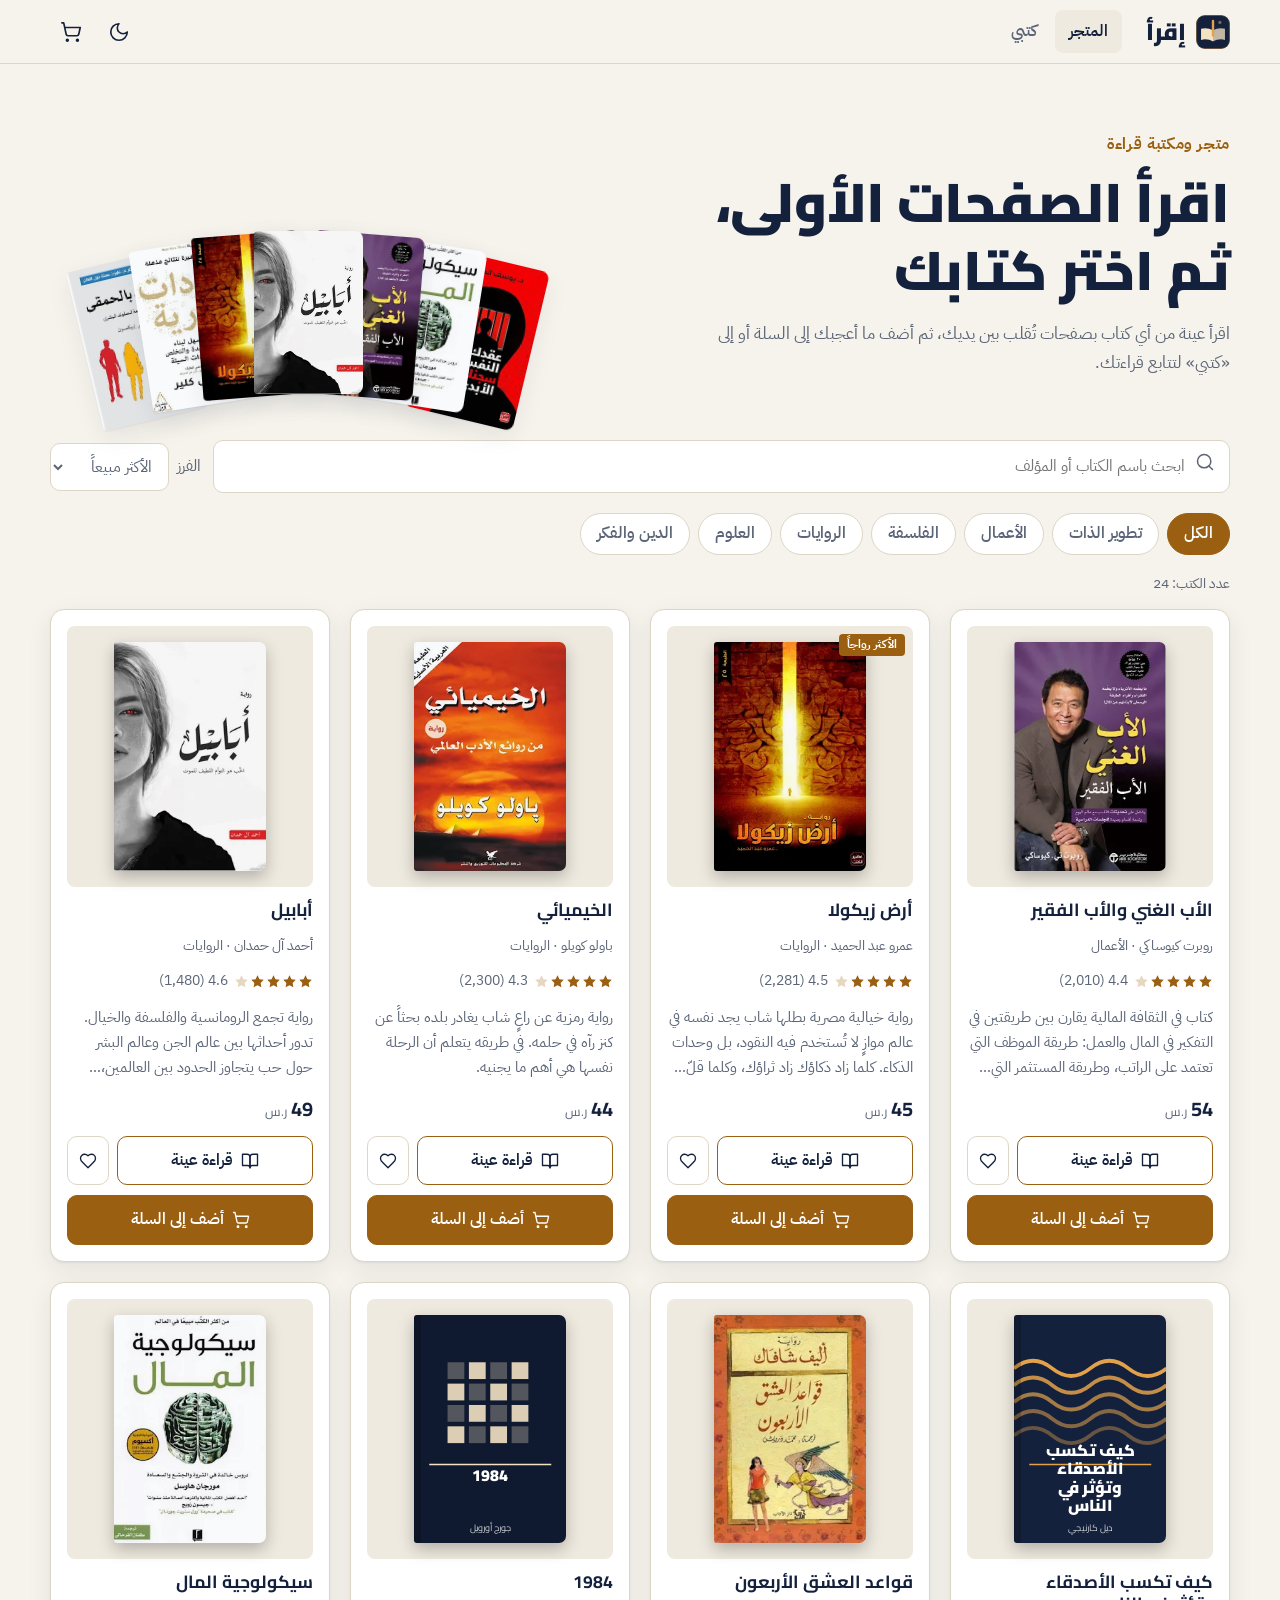
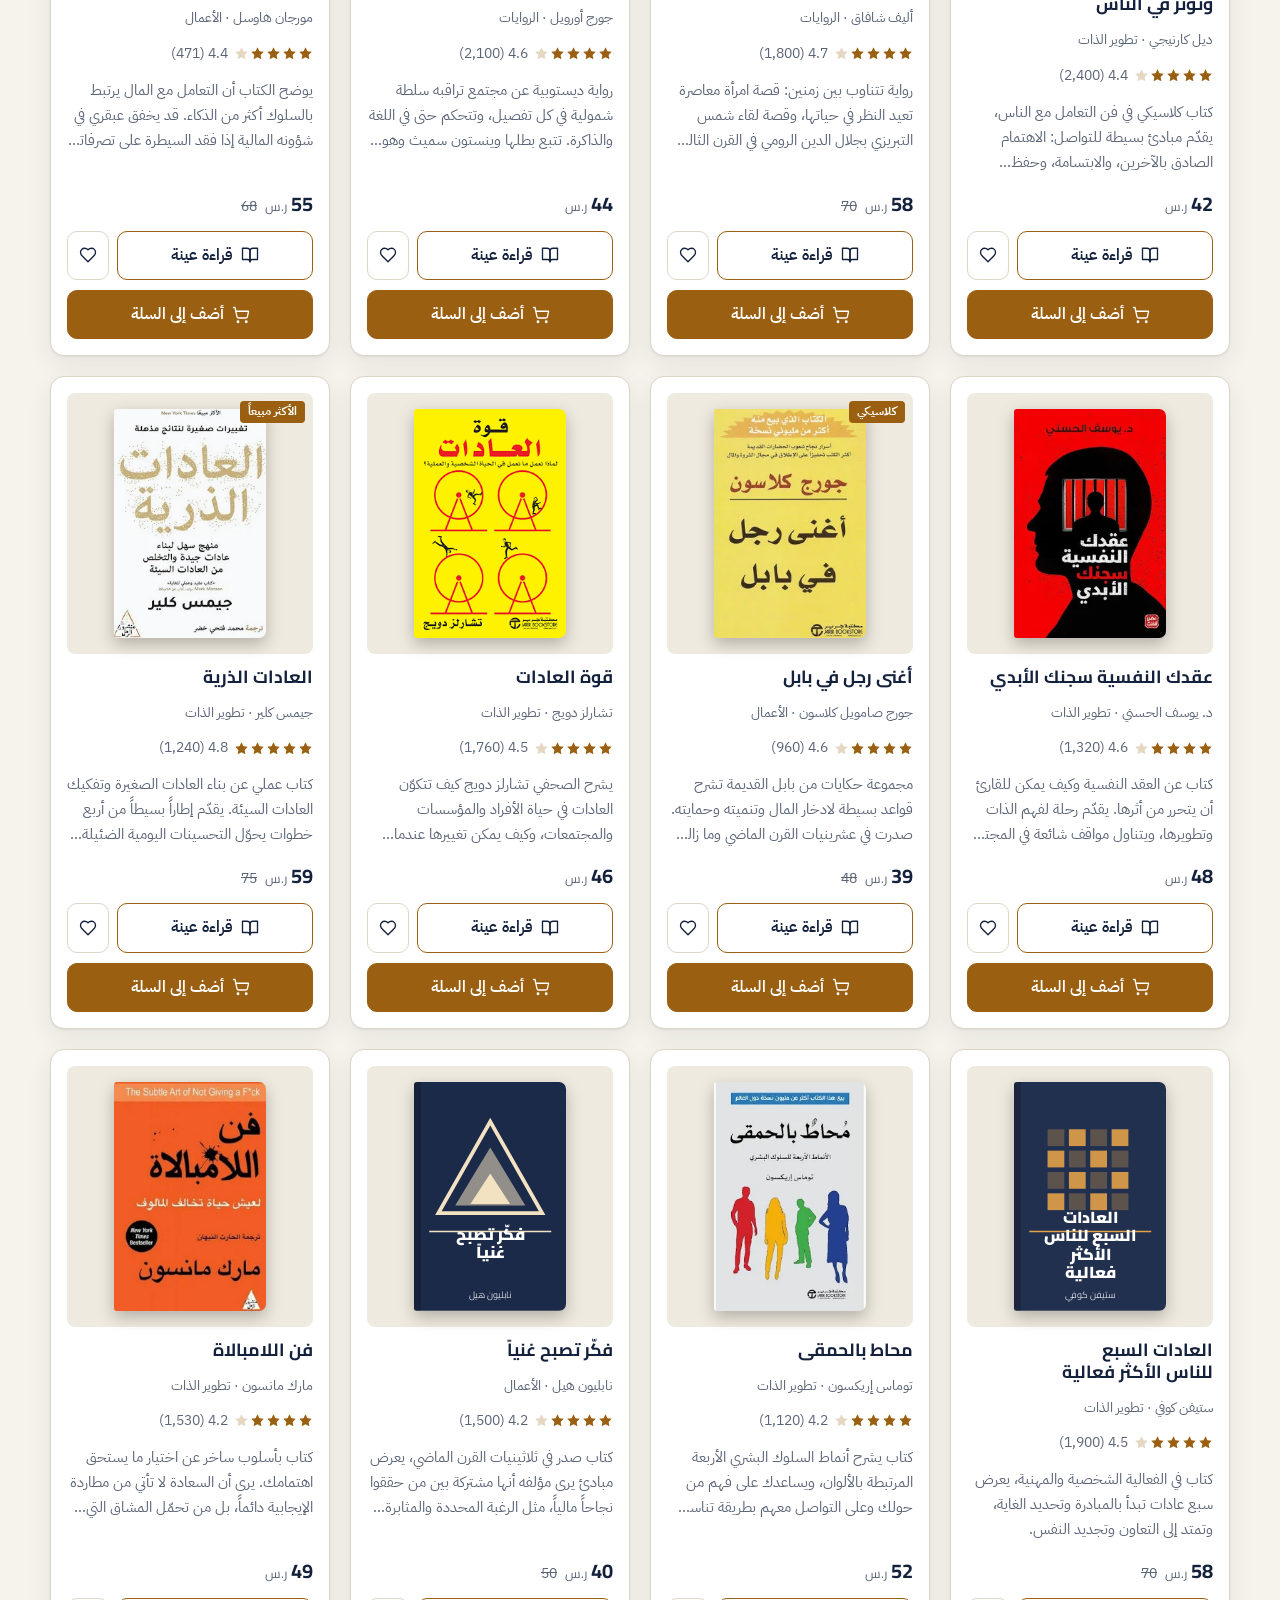
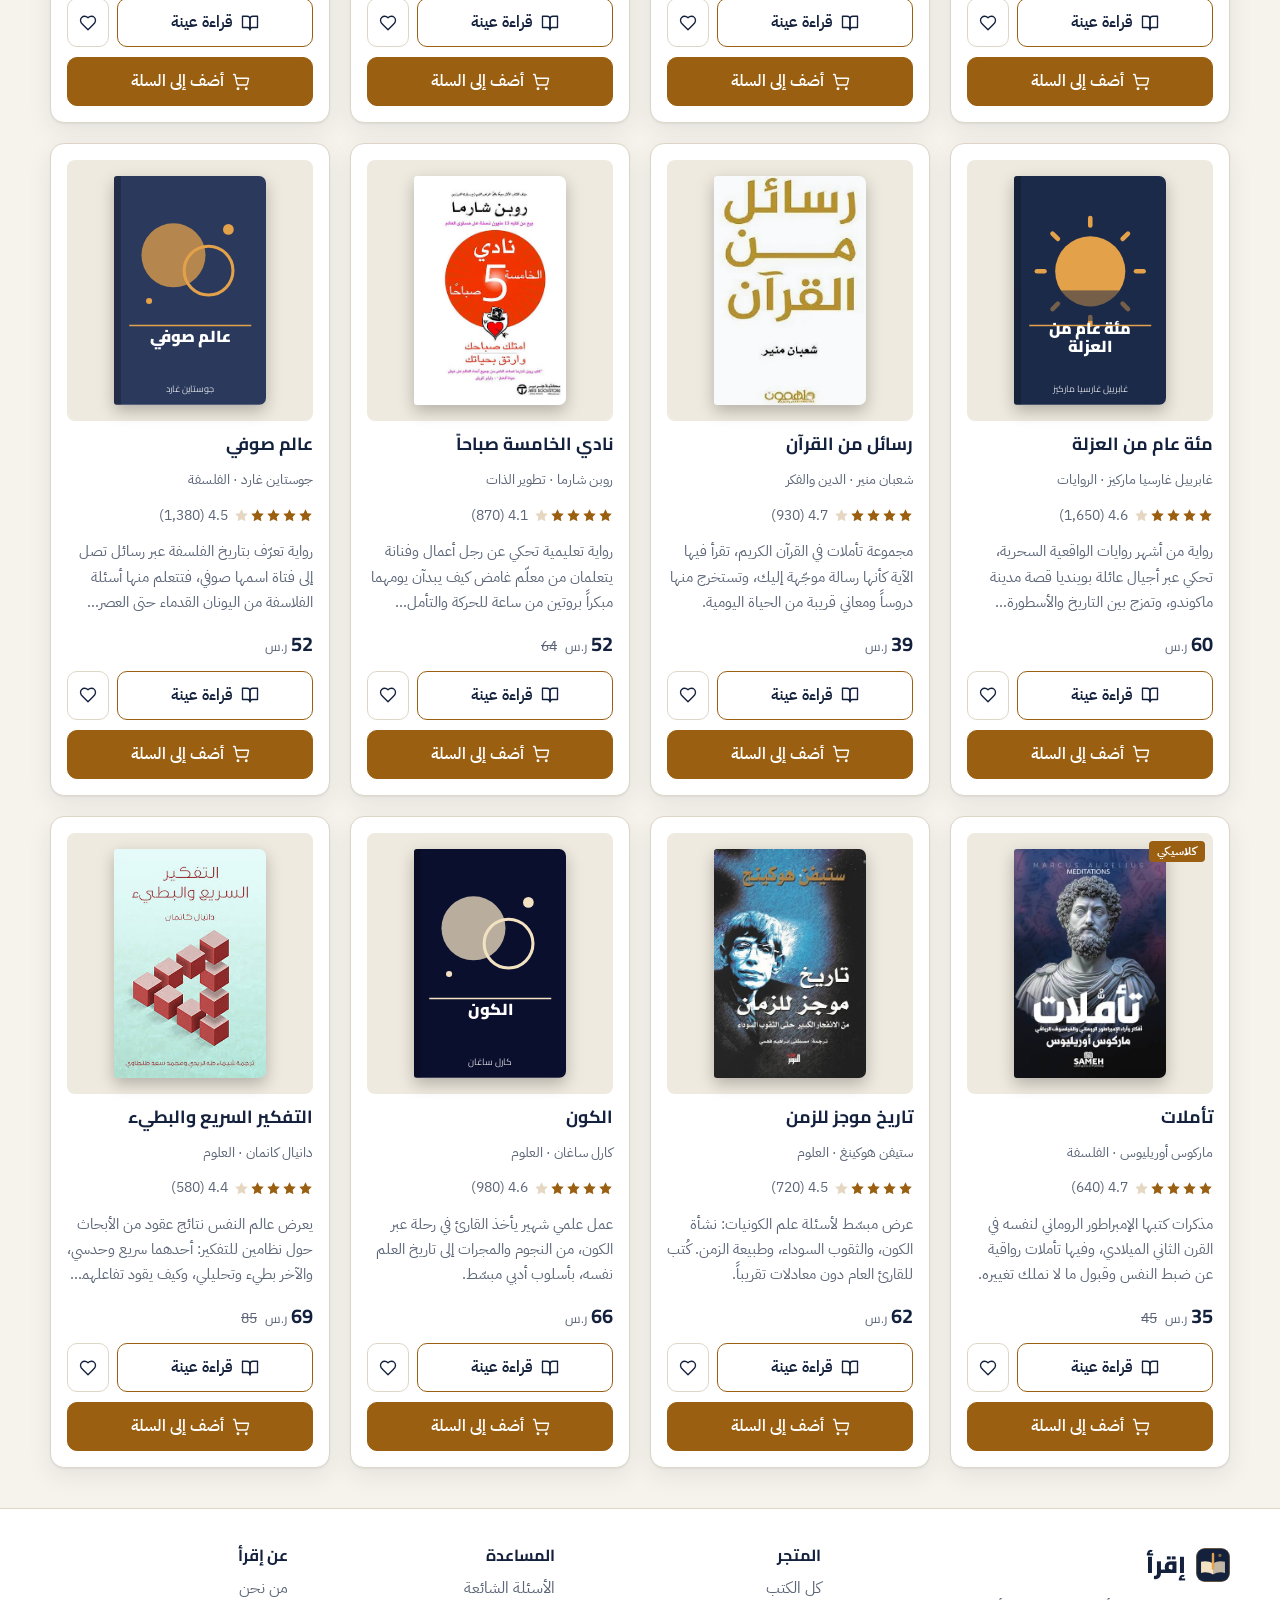
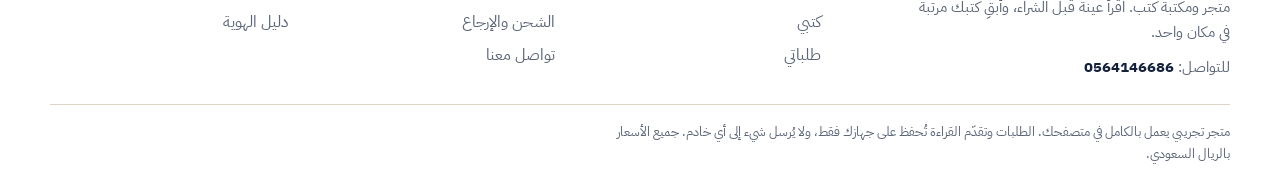
<file: index.html>
<!doctype html>
<html lang="ar" dir="rtl">
<head>
<meta charset="utf-8">
<meta name="viewport" content="width=device-width, initial-scale=1, viewport-fit=cover">
<title>إقرأ</title>
<meta name="description" content="إقرأ: متجر ومكتبة كتب عربية وعالمية. اقرأ عينة بصفحات تُقلب، وتتبّع قراءتك في «كتبي»، واطلب ما يعجبك.">
<meta property="og:title" content="إقرأ">
<meta property="og:description" content="متجر ومكتبة كتب مع قارئ تفاعلي بتقليب الصفحات.">
<meta name="theme-color" content="#14213d">
<link rel="preconnect" href="https://fonts.googleapis.com">
<link rel="preconnect" href="https://fonts.gstatic.com" crossorigin>
<link rel="stylesheet" href="https://fonts.googleapis.com/css2?family=Cairo:wght@400;600;700;900&family=IBM+Plex+Sans+Arabic:wght@400;500&display=swap">
<link rel="stylesheet" href="style.css">

</head>
<body>
<div id="app" dir="rtl" lang="ar">
  <a class="skip" href="#main">تخطَّ إلى المحتوى</a>
  <header class="topbar">
    <div class="wrap topbar-in">
      <a class="brand" href="#" data-nav="home" aria-label="إقرأ">
        <img class="brand-mark" src="logo-mark.svg" width="34" height="34" alt="">
        <span class="brand-name">إقرأ</span>
      </a>
      <nav class="tabs" aria-label="التنقل">
        <button class="tab is-active" data-nav="home" id="tab-home">المتجر</button>
        <button class="tab" data-nav="library" id="tab-library">كتبي <span class="count" id="lib-count" hidden>0</span></button>
      </nav>
      <div class="actions">
        <button class="icon-btn" id="theme-btn" aria-label="تبديل الوضع الداكن"></button>
        <button class="icon-btn cart-btn" id="cart-btn" aria-label="سلة الشراء"></button>
      </div>
    </div>
  </header>

  <main id="main">
    <section id="view-home">
      <div class="wrap hero">
        <div class="hero-text">
          <p class="eyebrow">متجر ومكتبة قراءة</p>
          <h1>اقرأ الصفحات الأولى،<br>ثم اختر كتابك</h1>
          <p class="lead">اقرأ عينة من أي كتاب بصفحات تُقلب بين يديك، ثم أضف ما أعجبك إلى السلة أو إلى «كتبي» لتتابع قراءتك.</p>
        </div>
        <div class="hero-stack" id="hero-stack" role="group" aria-label="كتب مختارة"></div>
      </div>

      <div class="wrap controls">
        <label class="search" for="search">
          <span id="search-ico"></span>
          <input id="search" type="search" placeholder="ابحث باسم الكتاب أو المؤلف" autocomplete="off">
        </label>
        <div class="sort">
          <label for="sort">الفرز</label>
          <select id="sort">
            <option value="sales">الأكثر مبيعاً</option>
            <option value="rating">الأعلى تقييماً</option>
            <option value="new">الأحدث</option>
          </select>
        </div>
      </div>
      <div class="wrap chips" id="chips" role="group" aria-label="التصنيفات"></div>

      <div class="wrap">
        <p class="result-note" id="result-note"></p>
        <div class="grid" id="grid"></div>
        <div class="empty" id="empty" hidden>
          <p>لا توجد كتب تطابق بحثك.</p>
          <button class="btn ghost" id="reset-filters">إعادة ضبط الفلاتر</button>
        </div>
      </div>
    </section>

    <section id="view-library" hidden>
      <div class="wrap">
        <h2 class="page-title">كتبي</h2>
        <div id="shelf-stats" class="shelf-stats"></div>
        <div class="lib-tabs" role="tablist" id="lib-tabs">
          <button role="tab" class="lib-tab is-active" data-lib="reading">أقرأه الآن</button>
          <button role="tab" class="lib-tab" data-lib="want">أريد قراءته</button>
          <button role="tab" class="lib-tab" data-lib="done">قرأته</button>
          <button role="tab" class="lib-tab" data-lib="fav">المفضلة</button>
          <button role="tab" class="lib-tab" data-lib="orders">طلباتي</button>
        </div>
        <div class="grid" id="lib-grid"></div>
        <div class="empty" id="lib-empty" hidden></div>
      </div>
    </section>
  </main>

  <footer class="site-foot">
    <div class="wrap foot-grid">
      <div class="foot-brand">
        <div class="brand"><img class="brand-mark" src="logo-mark.svg" width="34" height="34" alt=""><span class="brand-name">إقرأ</span></div>
        <p>متجر ومكتبة كتب. اقرأ عينة قبل الشراء، وأبقِ كتبك مرتبة في مكان واحد.</p>
        <p class="foot-phone">للتواصل: <a href="tel:+966564146686" dir="ltr">0564146686</a></p>
      </div>
      <nav aria-label="روابط المتجر">
        <h3>المتجر</h3>
        <ul>
          <li><a href="#" data-nav="home">كل الكتب</a></li>
          <li><a href="#" data-nav="library">كتبي</a></li>
          <li><a href="#" data-nav="library" data-libgo="orders">طلباتي</a></li>
        </ul>
      </nav>
      <nav aria-label="المساعدة">
        <h3>المساعدة</h3>
        <ul>
          <li><a href="#" data-info="faq">الأسئلة الشائعة</a></li>
          <li><a href="#" data-info="policy">الشحن والإرجاع</a></li>
          <li><a href="#" data-info="contact">تواصل معنا</a></li>
        </ul>
      </nav>
      <nav aria-label="عن إقرأ">
        <h3>عن إقرأ</h3>
        <ul>
          <li><a href="#" data-info="about">من نحن</a></li>
          <li><a href="brand.html" target="_blank" rel="noopener">دليل الهوية</a></li>
        </ul>
      </nav>
    </div>
    <div class="wrap foot-note">
      <p>متجر تجريبي يعمل بالكامل في متصفحك. الطلبات وتقدّم القراءة تُحفظ على جهازك فقط، ولا يُرسل شيء إلى أي خادم. جميع الأسعار بالريال السعودي.</p>
    </div>
  </footer>

  <!-- Info pages -->
  <div class="overlay" id="info-ov" hidden>
    <div class="modal info" role="dialog" aria-modal="true" aria-labelledby="info-h">
      <div class="modal-head"><h2 id="info-h"></h2><button class="icon-btn" id="info-close" aria-label="إغلاق"></button></div>
      <div class="info-body" id="info-body"></div>
    </div>
  </div>

  <!-- Book detail modal -->
  <div class="overlay" id="detail-ov" hidden>
    <div class="modal detail" role="dialog" aria-modal="true" aria-labelledby="d-title" id="detail"></div>
  </div>

  <!-- Reader -->
  <div class="reader" id="reader" hidden role="dialog" aria-modal="true" aria-label="قارئ الكتاب">
    <div class="r-bar">
      <button class="icon-btn" id="r-close" aria-label="إغلاق القارئ"></button>
      <div class="r-title"><strong id="r-name"></strong><span id="r-author"></span></div>
      <div class="r-tools">
        <button class="icon-btn" id="r-mark" aria-label="إشارة مرجعية" aria-pressed="false"></button>
        <button class="icon-btn" id="r-theme" aria-label="لون الورق"></button>
        <button class="icon-btn" id="r-toc" aria-label="الفهرس والإشارات"></button>
        <button class="icon-btn" id="r-zout" aria-label="تصغير النص"></button>
        <button class="icon-btn" id="r-zin" aria-label="تكبير النص"></button>
        <button class="icon-btn" id="r-full" aria-label="ملء الشاشة"></button>
      </div>
    </div>
    <div class="r-stage" id="r-stage">
      <button class="nav-arrow right" id="r-prev" aria-label="الصفحة السابقة"></button>
      <div class="book" id="book"></div>
      <button class="nav-arrow left" id="r-next" aria-label="الصفحة التالية"></button>
    </div>
    <div class="r-foot">
      <span id="r-pos">1 / 1</span>
      <input type="range" id="r-range" min="1" max="1" value="1" aria-label="الانتقال إلى صفحة">
      <form id="r-go" class="go">
        <label for="r-page-in" class="sr">رقم الصفحة</label>
        <input id="r-page-in" type="number" min="1" inputmode="numeric" placeholder="صفحة">
        <button class="btn small" type="submit">اذهب</button>
      </form>
      <button class="btn small ghost" id="r-finish">أضفه إلى كتبي</button>
    </div>
    <div class="toc" id="toc" hidden>
      <h3>الفهرس</h3>
      <ol id="toc-list"></ol>
      <h3 class="marks-h">إشاراتي</h3>
      <ul id="marks-list" class="marks"></ul>
    </div>
  </div>

  <!-- Cart slide-over -->
  <div class="overlay side" id="cart-ov" hidden>
    <aside class="cart" role="dialog" aria-modal="true" aria-labelledby="cart-h">
      <div class="cart-head">
        <h2 id="cart-h">سلة الشراء</h2>
        <button class="icon-btn" id="cart-close" aria-label="إغلاق السلة"></button>
      </div>
      <div class="cart-body" id="cart-body"></div>
      <div class="cart-foot" id="cart-foot"></div>
    </aside>
  </div>

  <!-- Checkout modal -->
  <div class="overlay" id="co-ov" hidden>
    <div class="modal checkout" role="dialog" aria-modal="true" aria-labelledby="co-h">
      <div class="modal-head">
        <h2 id="co-h">بيانات الشحن</h2>
        <button class="icon-btn" id="co-close" aria-label="إغلاق"></button>
      </div>
      <form id="co-form" novalidate>
        <div class="fields">
          <div class="field"><label for="f-name">الاسم الكامل</label><input id="f-name" name="name" required autocomplete="name"><small class="err"></small></div>
          <div class="field"><label for="f-phone">رقم الجوال</label><input id="f-phone" name="phone" required inputmode="tel" dir="ltr" placeholder="05XXXXXXXX" autocomplete="tel"><small class="err"></small></div>
          <div class="field"><label for="f-city">المدينة</label><input id="f-city" name="city" required autocomplete="address-level2"><small class="err"></small></div>
          <div class="field"><label for="f-district">الحي</label><input id="f-district" name="district" required><small class="err"></small></div>
          <div class="field wide"><label for="f-addr">العنوان التفصيلي</label><input id="f-addr" name="addr" required autocomplete="street-address"><small class="err"></small></div>
        </div>
        <div class="co-sum" id="co-sum"></div>
        <button class="btn primary block" type="submit">تأكيد الطلب</button>
        <p class="fine">هذا طلب تجريبي. لن يتم أي دفع أو شحن فعلي.</p>
      </form>
    </div>
  </div>

  <div class="toasts" id="toasts" aria-live="polite"></div>
</div>

<script src="data.js"></script>
<script src="core.js"></script>
<script src="shop.js"></script>
<script src="reader.js"></script>
<script src="shelf.js"></script>
<script src="pages.js"></script>
<script src="main.js"></script>
</body>
</html>
</file>
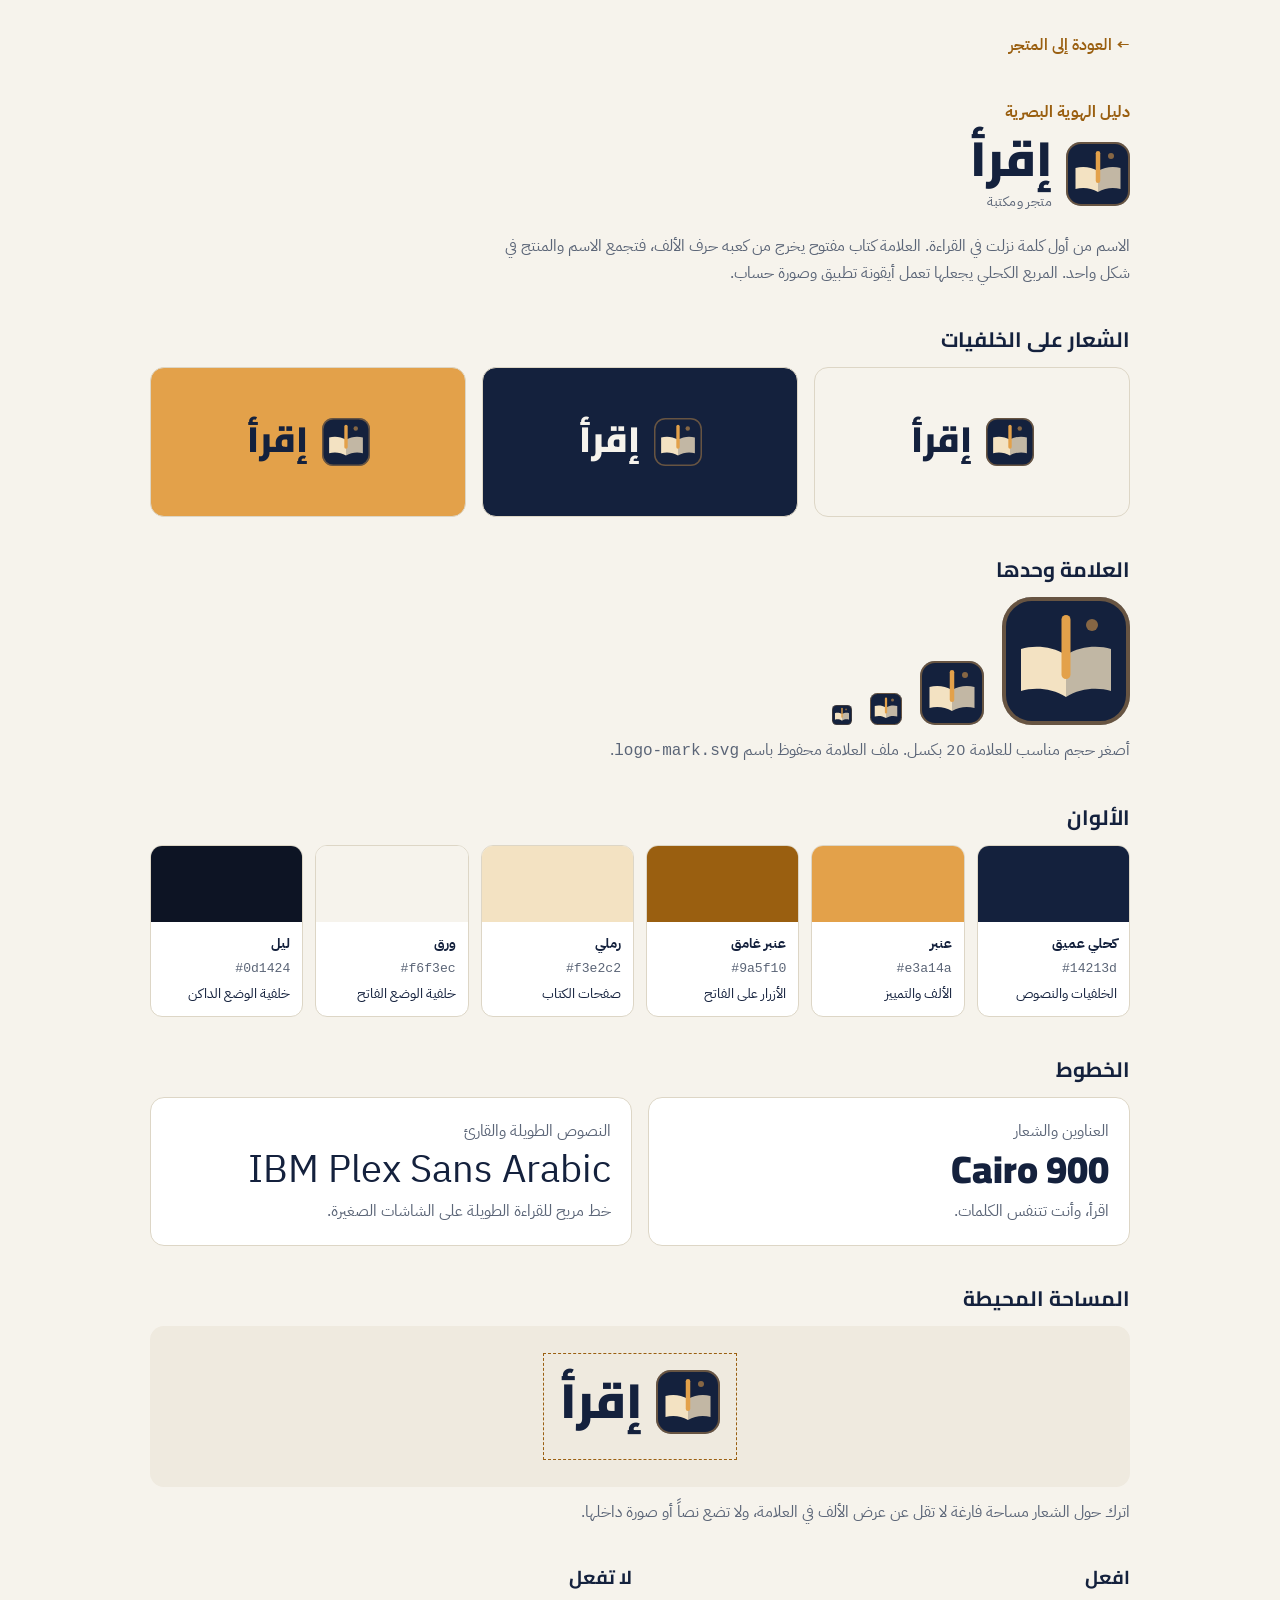
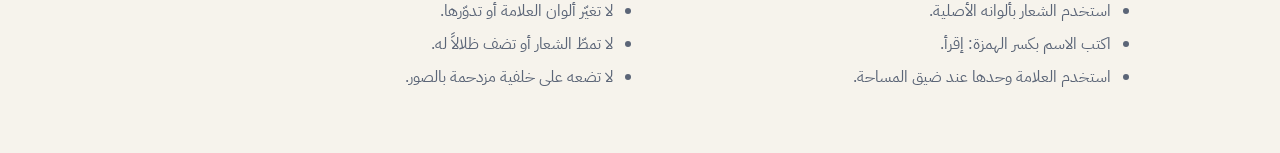
<file: brand.html>
<!doctype html>
<html lang="ar" dir="rtl">
<head>
<meta charset="utf-8">
<meta name="viewport" content="width=device-width, initial-scale=1, viewport-fit=cover">
<title>هوية إقرأ</title>
<link rel="stylesheet" href="https://fonts.googleapis.com/css2?family=Cairo:wght@400;600;700;900&family=IBM+Plex+Sans+Arabic:wght@400;500&display=swap">
<link rel="stylesheet" href="style.css">
<style>
  .bw { max-width: 980px; margin-inline: auto; padding-block: 32px 56px; display: grid; gap: 40px; }
  .bw > * { min-width: 0; }
  .bw h1 { font-size: clamp(1.8rem, 5vw, 2.6rem); font-weight: 900; }
  .bw h2 { font-size: 1.3rem; margin-bottom: 14px; }
  .bw p { color: var(--muted); max-width: 64ch; }
  .lock { display: inline-flex; align-items: center; gap: 14px; }
  .lock img { width: 64px; height: 64px; }
  .lock b { font-family: var(--f-display); font-weight: 900; font-size: 3rem; line-height: 1; color: var(--fg); }
  .lock small { display: block; font-size: .85rem; color: var(--muted); letter-spacing: .03em; margin-top: 4px; }
  .panels { display: grid; grid-template-columns: repeat(auto-fit, minmax(260px, 1fr)); gap: 16px; }
  .panel { border-radius: 14px; padding: 28px 20px; display: grid; place-items: center; min-height: 150px; border: 1px solid var(--line); }
  .panel.light { background: #f6f3ec; color: #14213d; }
  .panel.navy { background: #14213d; color: #f6f3ec; }
  .panel.amber { background: #e3a14a; color: #14213d; }
  .panel b { font-family: var(--f-display); font-weight: 900; font-size: 2.2rem; line-height: 1; }
  .panel .lock img { width: 48px; height: 48px; }
  .sw { display: grid; grid-template-columns: repeat(auto-fit, minmax(150px, 1fr)); gap: 12px; }
  .chipc { border-radius: 12px; overflow: hidden; border: 1px solid var(--line); background: var(--surface); }
  .chipc i { display: block; height: 76px; }
  .chipc div { padding: 10px 12px; font-size: .88rem; display: grid; gap: 2px; }
  .chipc code { direction: ltr; text-align: right; font-size: .82rem; color: var(--muted); }
  .type { display: grid; grid-template-columns: repeat(auto-fit, minmax(280px, 1fr)); gap: 16px; }
  .type > div { background: var(--surface); border: 1px solid var(--line); border-radius: 14px; padding: 20px; }
  .type .big { font-size: 2.4rem; line-height: 1.2; }
  .space { display: grid; place-items: center; padding: 28px; background: var(--surface-2); border-radius: 14px; }
  .space .box { outline: 1px dashed var(--amber); outline-offset: 16px; margin: 16px; }
  .rules { display: grid; grid-template-columns: repeat(auto-fit, minmax(260px, 1fr)); gap: 16px; }
  .rules ul { margin: 0; padding-inline-start: 1.2em; color: var(--muted); }
  .rules li { margin-bottom: 6px; }
  .rules h3 { margin-bottom: 8px; }
  .back { color: var(--amber); font-weight: 600; text-decoration: none; }
  .tiny { display: flex; gap: 18px; align-items: end; }
</style>
</head>
<body>
<main class="bw">
  <a class="back" href="index.html">← العودة إلى المتجر</a>
  <header>
    <p style="color:var(--amber);font-weight:700;margin-bottom:8px">دليل الهوية البصرية</p>
    <div class="lock"><img src="logo-mark.svg" alt=""><span><b>إقرأ</b><small>متجر ومكتبة</small></span></div>
    <p style="margin-top:18px">الاسم من أول كلمة نزلت في القراءة. العلامة كتاب مفتوح يخرج من كعبه حرف الألف، فتجمع الاسم والمنتج في شكل واحد. المربع الكحلي يجعلها تعمل أيقونة تطبيق وصورة حساب.</p>
  </header>

  <section>
    <h2>الشعار على الخلفيات</h2>
    <div class="panels">
      <div class="panel light"><span class="lock"><img src="logo-mark.svg" alt=""><span><b style="color:#14213d">إقرأ</b></span></span></div>
      <div class="panel navy"><span class="lock"><img src="logo-mark.svg" alt=""><span><b style="color:#f6f3ec">إقرأ</b></span></span></div>
      <div class="panel amber"><span class="lock"><img src="logo-mark.svg" alt=""><span><b style="color:#14213d">إقرأ</b></span></span></div>
    </div>
  </section>

  <section>
    <h2>العلامة وحدها</h2>
    <div class="tiny">
      <img src="logo-mark.svg" width="128" height="128" alt="العلامة بحجم 128">
      <img src="logo-mark.svg" width="64" height="64" alt="العلامة بحجم 64">
      <img src="logo-mark.svg" width="32" height="32" alt="العلامة بحجم 32">
      <img src="logo-mark.svg" width="20" height="20" alt="العلامة بحجم 20">
    </div>
    <p style="margin-top:12px">أصغر حجم مناسب للعلامة 20 بكسل. ملف العلامة محفوظ باسم <code dir="ltr">logo-mark.svg</code>.</p>
  </section>

  <section>
    <h2>الألوان</h2>
    <div class="sw">
      <div class="chipc"><i style="background:#14213d"></i><div><b>كحلي عميق</b><code>#14213d</code><span>الخلفيات والنصوص</span></div></div>
      <div class="chipc"><i style="background:#e3a14a"></i><div><b>عنبر</b><code>#e3a14a</code><span>الألف والتمييز</span></div></div>
      <div class="chipc"><i style="background:#9a5f10"></i><div><b>عنبر غامق</b><code>#9a5f10</code><span>الأزرار على الفاتح</span></div></div>
      <div class="chipc"><i style="background:#f3e2c2"></i><div><b>رملي</b><code>#f3e2c2</code><span>صفحات الكتاب</span></div></div>
      <div class="chipc"><i style="background:#f6f3ec"></i><div><b>ورق</b><code>#f6f3ec</code><span>خلفية الوضع الفاتح</span></div></div>
      <div class="chipc"><i style="background:#0d1424"></i><div><b>ليل</b><code>#0d1424</code><span>خلفية الوضع الداكن</span></div></div>
    </div>
  </section>

  <section>
    <h2>الخطوط</h2>
    <div class="type">
      <div><p>العناوين والشعار</p><div class="big" style="font-family:var(--f-display);font-weight:900;color:var(--fg)">Cairo 900</div><p style="margin-top:6px">اقرأ، وأنت تتنفس الكلمات.</p></div>
      <div><p>النصوص الطويلة والقارئ</p><div class="big" style="font-family:var(--f-body);color:var(--fg)">IBM Plex Sans Arabic</div><p style="margin-top:6px">خط مريح للقراءة الطويلة على الشاشات الصغيرة.</p></div>
    </div>
  </section>

  <section>
    <h2>المساحة المحيطة</h2>
    <div class="space"><div class="box"><span class="lock"><img src="logo-mark.svg" alt=""><span><b>إقرأ</b></span></span></div></div>
    <p style="margin-top:12px">اترك حول الشعار مساحة فارغة لا تقل عن عرض الألف في العلامة، ولا تضع نصاً أو صورة داخلها.</p>
  </section>

  <section class="rules">
    <div><h3>افعل</h3><ul><li>استخدم الشعار بألوانه الأصلية.</li><li>اكتب الاسم بكسر الهمزة: إقرأ.</li><li>استخدم العلامة وحدها عند ضيق المساحة.</li></ul></div>
    <div><h3>لا تفعل</h3><ul><li>لا تغيّر ألوان العلامة أو تدوّرها.</li><li>لا تمطّ الشعار أو تضف ظلالاً له.</li><li>لا تضعه على خلفية مزدحمة بالصور.</li></ul></div>
  </section>
</main>
</body>
</html>
</file>
<file: style.css>
/* base reset (the publishing platform adds this automatically; needed when running standalone) */
[hidden] { display: none !important; }
body { margin: 0; }
img { max-width: 100%; }

/* Layout: sticky top bar, hero with stacked generated covers, filter row, responsive card grid; reader is a full-screen layer with a CSS 3D page-turn book. */
:root {
  --bg: #f6f3ec;
  --surface: #ffffff;
  --surface-2: #efeadf;
  --fg: #14213d;
  --muted: #5b6577;
  --line: #ddd6c6;
  --navy: #14213d;
  --amber: #9a5f10;
  --amber-soft: #f3e2c2;
  --on-amber: #ffffff;
  --ok: #1f7a4d;
  --bad: #b3261e;
  --paper: #fbf7ee;
  --paper-fg: #2a2a2a;
  --shadow: 0 1px 2px rgba(20,33,61,.06), 0 8px 24px rgba(20,33,61,.08);
  --f-display: "Cairo", "Segoe UI", Tahoma, sans-serif;
  --f-body: "IBM Plex Sans Arabic", "Cairo", "Segoe UI", Tahoma, sans-serif;
  --r: 10px;
}
@media (prefers-color-scheme: dark) {
  :root:not([data-theme="light"]) {
    --bg: #0d1424;
    --surface: #151e33;
    --surface-2: #1c2742;
    --fg: #ece8de;
    --muted: #9aa5ba;
    --line: #2a3654;
    --navy: #0a101e;
    --amber: #e3a14a;
    --amber-soft: #3a2d17;
    --on-amber: #1a1203;
    --ok: #55c58c;
    --bad: #ff8a80;
    --paper: #e9e2d0;
    --paper-fg: #24211b;
    --shadow: 0 1px 2px rgba(0,0,0,.4), 0 10px 28px rgba(0,0,0,.35);
    color-scheme: dark;
  }
}
:root[data-theme="dark"] {
  --bg: #0d1424;
  --surface: #151e33;
  --surface-2: #1c2742;
  --fg: #ece8de;
  --muted: #9aa5ba;
  --line: #2a3654;
  --navy: #0a101e;
  --amber: #e3a14a;
  --amber-soft: #3a2d17;
  --on-amber: #1a1203;
  --ok: #55c58c;
  --bad: #ff8a80;
  --paper: #e9e2d0;
  --paper-fg: #24211b;
  --shadow: 0 1px 2px rgba(0,0,0,.4), 0 10px 28px rgba(0,0,0,.35);
  color-scheme: dark;
}

* { box-sizing: border-box; }
html { scroll-behavior: smooth; }
body {
  background: var(--bg);
  color: var(--fg);
  font-family: var(--f-body);
  font-size: 16px;
  line-height: 1.7;
  padding-block: 0;
  padding-left: max(16px, env(safe-area-inset-left, 0px));
  padding-right: max(16px, env(safe-area-inset-right, 0px));
  transition: background .3s, color .3s;
}
button, input, select { font: inherit; color: inherit; }
button { cursor: pointer; }
h1, h2, h3 { font-family: var(--f-display); line-height: 1.25; text-wrap: balance; margin: 0; }
p { margin: 0; }
:focus-visible { outline: 2px solid var(--amber); outline-offset: 2px; }
.sr { position: absolute; width: 1px; height: 1px; overflow: hidden; clip: rect(0 0 0 0); white-space: nowrap; }
.wrap { max-width: 1180px; margin-inline: auto; }
#app { min-width: 0; }

/* top bar */
.topbar {
  position: sticky; top: env(safe-area-inset-top, 0px); z-index: 20;
  margin-inline: calc(-1 * max(16px, env(safe-area-inset-left, 0px)));
  padding-inline: max(16px, env(safe-area-inset-left, 0px));
  background: color-mix(in srgb, var(--bg) 88%, transparent);
  backdrop-filter: blur(10px);
  border-bottom: 1px solid var(--line);
}
body::before { content: ""; position: fixed; inset: 0 0 auto; height: env(safe-area-inset-top, 0px); z-index: 30; background: var(--bg); }
.topbar-in { display: flex; align-items: center; gap: 16px; padding-block: 10px; }
.brand { display: flex; align-items: center; gap: 10px; text-decoration: none; color: var(--fg); }
.brand-mark { width: 34px; height: 34px; border-radius: 9px; display: block; flex: none; }
.brand-name { font-family: var(--f-display); font-weight: 900; font-size: 1.45rem; }
.tabs { display: flex; gap: 4px; margin-inline-start: 8px; }
.tab { background: none; border: 0; padding: 8px 14px; border-radius: 8px; font-weight: 600; color: var(--muted); }
.tab:hover { color: var(--fg); }
.tab.is-active { color: var(--fg); background: var(--surface-2); }
.count { display: inline-grid; place-items: center; min-width: 20px; height: 20px; padding-inline: 5px; border-radius: 10px; background: var(--amber); color: var(--on-amber); font-size: .75rem; font-weight: 700; margin-inline-start: 4px; }
.actions { margin-inline-start: auto; display: flex; gap: 6px; }
.icon-btn { position: relative; width: 42px; height: 42px; display: inline-grid; place-items: center; border-radius: 10px; border: 1px solid transparent; background: none; color: var(--fg); transition: background .2s; }
.icon-btn:hover { background: var(--surface-2); }
.icon-btn svg { width: 22px; height: 22px; stroke: currentColor; fill: none; stroke-width: 1.8; stroke-linecap: round; stroke-linejoin: round; }
.badge { position: absolute; top: 2px; inset-inline-start: 2px; min-width: 18px; height: 18px; padding-inline: 4px; border-radius: 9px; background: var(--amber); color: var(--on-amber); font-size: .7rem; font-weight: 700; display: grid; place-items: center; }

/* hero */
.hero { display: grid; grid-template-columns: 1.1fr .9fr; gap: 32px; align-items: center; padding-block: 40px 28px; }
.hero > * { min-width: 0; }
.eyebrow { color: var(--amber); font-weight: 700; letter-spacing: .04em; margin-bottom: 10px; }
.hero h1 { font-size: clamp(2rem, 5vw, 3.4rem); font-weight: 900; }
.lead { margin-top: 16px; color: var(--muted); max-width: 52ch; font-size: 1.05rem; }
.hero-stack { position: relative; height: 250px; display: flex; justify-content: center; align-items: flex-end; }

/* controls */
.controls { display: flex; gap: 12px; flex-wrap: wrap; align-items: center; padding-block: 8px; }
.search { flex: 1 1 280px; display: flex; align-items: center; gap: 10px; background: var(--surface); border: 1px solid var(--line); border-radius: var(--r); padding-inline: 14px; min-width: 0; }
.search:focus-within { border-color: var(--amber); }
.search svg { width: 20px; height: 20px; stroke: var(--muted); fill: none; stroke-width: 1.8; stroke-linecap: round; flex: none; }
.search input { flex: 1; min-width: 0; border: 0; background: none; padding: 12px 0; outline: none; }
.sort { display: flex; align-items: center; gap: 8px; color: var(--muted); }
select, .field input, .go input { background: var(--surface); border: 1px solid var(--line); border-radius: var(--r); padding: 10px 12px; }
select:focus, .field input:focus, .go input:focus { outline: 2px solid var(--amber); outline-offset: 0; border-color: transparent; }
.chips { display: flex; gap: 8px; flex-wrap: wrap; padding-block: 12px 4px; }
.chip { border: 1px solid var(--line); background: var(--surface); border-radius: 999px; padding: 6px 16px; font-weight: 600; color: var(--muted); }
.chip:hover { color: var(--fg); border-color: var(--muted); }
.chip.is-active { background: var(--amber); color: var(--on-amber); border-color: var(--amber); }
.result-note { color: var(--muted); font-size: .9rem; padding-block: 12px 14px; }

/* grid + card */
.grid { display: grid; grid-template-columns: repeat(auto-fill, minmax(260px, 1fr)); gap: 20px; padding-bottom: 40px; }
.card { background: var(--surface); border: 1px solid var(--line); border-radius: 14px; padding: 16px; display: flex; flex-direction: column; gap: 12px; box-shadow: var(--shadow); min-width: 0; }
.card-cover { display: block; width: 100%; padding: 0; border: 0; background: var(--surface-2); border-radius: 8px; padding: 16px 0; position: relative; }
.card-cover .cover { width: 62%; margin-inline: auto; display: block; box-shadow: 0 6px 16px rgba(0,0,0,.25); border-radius: 3px 7px 7px 3px; transition: transform .25s; }
.card-cover:hover .cover { transform: translateY(-4px) rotate(-1deg); }
.tag { position: absolute; top: 8px; inset-inline-start: 8px; background: var(--amber); color: var(--on-amber); font-size: .72rem; font-weight: 700; padding: 1px 8px; border-radius: 4px; }
.card h3 { font-size: 1.1rem; }
.card h3 button { all: unset; cursor: pointer; }
.card h3 button:hover { color: var(--amber); }
.by { color: var(--muted); font-size: .9rem; }
.rate { display: flex; align-items: center; gap: 6px; font-size: .88rem; color: var(--muted); }
.stars { display: inline-flex; gap: 1px; color: var(--amber); }
.stars svg { width: 15px; height: 15px; fill: currentColor; stroke: none; }
.stars .off { opacity: .25; }
.blurb { color: var(--muted); font-size: .92rem; display: -webkit-box; -webkit-line-clamp: 3; -webkit-box-orient: vertical; overflow: hidden; }
.card-foot { margin-top: auto; display: flex; flex-direction: column; gap: 10px; }
.price-row { display: flex; align-items: baseline; gap: 8px; }
.price { font-family: var(--f-display); font-weight: 700; font-size: 1.25rem; font-variant-numeric: tabular-nums; }
.price small { font-size: .8rem; font-weight: 400; color: var(--muted); }
.old { color: var(--muted); text-decoration: line-through; font-size: .9rem; font-variant-numeric: tabular-nums; }
.btn-row { display: flex; gap: 8px; }
.btn-row .btn:first-child { flex: 1; }

.btn { display: inline-flex; align-items: center; justify-content: center; gap: 8px; padding: 10px 16px; border-radius: var(--r); border: 1px solid var(--line); background: var(--surface); font-weight: 600; transition: transform .1s, background .2s; }
.btn:hover { background: var(--surface-2); }
.btn:active { transform: scale(.98); }
.btn.primary { background: var(--amber); color: var(--on-amber); border-color: var(--amber); }
.btn.primary:hover { filter: brightness(1.07); background: var(--amber); }
.btn.navy { background: none; color: var(--fg); border-color: var(--amber); }
.btn.navy:hover { background: var(--amber-soft); }
.btn.ghost { background: none; }
.btn.small { padding: 6px 12px; font-size: .9rem; }
.btn.block { width: 100%; }
.btn svg { width: 18px; height: 18px; stroke: currentColor; fill: none; stroke-width: 1.8; stroke-linecap: round; stroke-linejoin: round; }
.heart.on svg { fill: var(--amber); stroke: var(--amber); }
.heart { width: 42px; padding: 0; flex: none; }

.empty { text-align: center; color: var(--muted); padding: 48px 16px; display: grid; gap: 14px; justify-items: center; }
.foot { padding-block: 28px 40px; color: var(--muted); font-size: .85rem; border-top: 1px solid var(--line); }
.page-title { font-size: 2rem; font-weight: 900; padding-block: 28px 14px; }
.lib-tabs { display: flex; gap: 8px; flex-wrap: wrap; margin-bottom: 20px; }
.lib-tab { border: 0; background: var(--surface-2); padding: 8px 16px; border-radius: 8px; font-weight: 600; color: var(--muted); }
.lib-tab.is-active { background: var(--amber); color: var(--on-amber); }
.progress { height: 6px; background: var(--surface-2); border-radius: 3px; overflow: hidden; }
.progress i { display: block; height: 100%; background: var(--amber); }
.prog-label { display: flex; justify-content: space-between; font-size: .82rem; color: var(--muted); }

/* overlays and modals */
.overlay { position: fixed; inset: 0; z-index: 50; background: rgba(8,12,24,.55); display: grid; place-items: center; padding: 16px; overflow-y: auto; animation: fade .2s; }
.overlay[hidden] { display: none; }
.overlay.side { place-items: stretch; padding: 0; justify-items: start; }
@keyframes fade { from { opacity: 0; } }
@keyframes slide { from { transform: translateX(-100%); } }
@keyframes rise { from { transform: translateY(14px); opacity: 0; } }
.modal { background: var(--surface); border-radius: 16px; width: min(760px, 100%); box-shadow: var(--shadow); animation: rise .25s; max-height: 100%; overflow-y: auto; }
.modal-head { display: flex; justify-content: space-between; align-items: center; padding: 16px 20px 0; }
.detail { display: grid; grid-template-columns: 220px 1fr; gap: 24px; padding: 24px; position: relative; }
.detail > * { min-width: 0; }
.detail .close { position: absolute; top: 10px; inset-inline-start: 10px; }
.detail .cover { width: 100%; border-radius: 4px 10px 10px 4px; box-shadow: 0 10px 24px rgba(0,0,0,.3); }
.detail h2 { font-size: 1.6rem; margin-top: 4px; }
.detail .about { margin-block: 12px; }
.detail h4 { margin: 18px 0 8px; font-family: var(--f-display); }
.reviews { display: grid; gap: 8px; }
.review { background: var(--surface-2); border-radius: 8px; padding: 10px 12px; font-size: .92rem; }
.review b { font-weight: 600; margin-inline-end: 6px; }
.demo-note { font-size: .8rem; color: var(--muted); margin-top: 8px; }
.meta-line { display: flex; flex-wrap: wrap; gap: 6px 16px; color: var(--muted); font-size: .88rem; margin-top: 6px; }
.detail .btn-row { margin-top: 18px; flex-wrap: wrap; }
.detail .btn-row .btn:first-child { flex: 0 1 auto; }

/* cart */
.cart { width: min(420px, 100%); background: var(--surface); height: 100%; display: flex; flex-direction: column; animation: slide .28s ease; padding-bottom: env(safe-area-inset-bottom, 0px); padding-top: env(safe-area-inset-top, 0px); }
.cart-head { display: flex; justify-content: space-between; align-items: center; padding: 14px 18px; border-bottom: 1px solid var(--line); }
.cart-head h2 { font-size: 1.25rem; }
.cart-body { flex: 1; overflow-y: auto; padding: 8px 18px; }
.cart-empty { text-align: center; color: var(--muted); padding: 48px 0; }
.line { display: grid; grid-template-columns: 52px 1fr auto; gap: 12px; padding-block: 14px; border-bottom: 1px solid var(--line); align-items: start; }
.line > * { min-width: 0; }
.line .cover { width: 52px; border-radius: 2px 5px 5px 2px; }
.line h4 { font-family: var(--f-display); font-size: .98rem; line-height: 1.35; margin: 0; }
.qty { display: inline-flex; align-items: center; border: 1px solid var(--line); border-radius: 8px; margin-top: 8px; }
.qty button { width: 30px; height: 30px; border: 0; background: none; font-size: 1.1rem; }
.qty span { min-width: 26px; text-align: center; font-variant-numeric: tabular-nums; }
.line .rm { background: none; border: 0; color: var(--muted); font-size: .82rem; text-decoration: underline; }
.line .lp { text-align: end; font-variant-numeric: tabular-nums; font-weight: 600; display: grid; gap: 6px; justify-items: end; }
.cart-foot { border-top: 1px solid var(--line); padding: 14px 18px 18px; display: grid; gap: 10px; }
.coupon { display: flex; gap: 8px; }
.coupon input { flex: 1; min-width: 0; background: var(--surface); border: 1px solid var(--line); border-radius: var(--r); padding: 9px 12px; }
.sum-row { display: flex; justify-content: space-between; font-variant-numeric: tabular-nums; color: var(--muted); }
.sum-row.total { color: var(--fg); font-weight: 700; font-size: 1.15rem; font-family: var(--f-display); }
.sum-row.disc { color: var(--ok); }
.hint { font-size: .8rem; color: var(--muted); }

/* checkout */
.checkout { padding-bottom: 20px; }
.checkout form { padding: 8px 20px 0; display: grid; gap: 14px; }
.fields { display: grid; grid-template-columns: 1fr 1fr; gap: 12px; }
.field { display: grid; gap: 4px; min-width: 0; }
.field.wide { grid-column: 1 / -1; }
.field label { font-size: .88rem; font-weight: 600; }
.field input { width: 100%; }
.field.bad input { border-color: var(--bad); }
.err { color: var(--bad); min-height: 1em; font-size: .78rem; }
.co-sum { background: var(--surface-2); border-radius: 10px; padding: 12px 14px; display: grid; gap: 4px; }
.fine { font-size: .8rem; color: var(--muted); text-align: center; }
.done-box { text-align: center; padding: 28px 24px 12px; display: grid; gap: 12px; justify-items: center; }
.done-box .okc { width: 64px; height: 64px; border-radius: 50%; background: var(--ok); display: grid; place-items: center; color: #fff; }
.done-box .okc svg { width: 34px; height: 34px; stroke: currentColor; fill: none; stroke-width: 2.4; stroke-linecap: round; stroke-linejoin: round; }

/* toasts */
.toasts { position: fixed; bottom: calc(16px + env(safe-area-inset-bottom, 0px)); inset-inline: 0; display: grid; justify-items: center; gap: 8px; z-index: 90; pointer-events: none; padding-inline: 16px; }
.toast { background: var(--navy); color: #fff; padding: 10px 18px; border-radius: 10px; box-shadow: var(--shadow); animation: rise .25s; border-inline-start: 4px solid var(--amber); max-width: 100%; }
:root[data-theme="dark"] .toast { background: var(--surface-2); color: var(--fg); }
@media (prefers-color-scheme: dark) { :root:not([data-theme="light"]) .toast { background: var(--surface-2); color: var(--fg); } }

/* generated covers */
.cover { aspect-ratio: 2 / 3; display: block; }

/* reader */
.reader { position: fixed; inset: 0; z-index: 70; background: #121826; color: #ece8de; display: flex; flex-direction: column; padding: env(safe-area-inset-top, 0px) max(0px, env(safe-area-inset-left, 0px)) env(safe-area-inset-bottom, 0px) max(0px, env(safe-area-inset-right, 0px)); --z: 1; }
.reader[hidden] { display: none; }
.reader .icon-btn { color: #ece8de; }
.reader .icon-btn:hover { background: rgba(255,255,255,.1); }
.r-bar { display: flex; align-items: center; gap: 10px; padding: 8px 14px; border-bottom: 1px solid rgba(255,255,255,.1); }
.r-title { flex: 1; min-width: 0; display: flex; flex-direction: column; line-height: 1.3; }
.r-title strong { font-family: var(--f-display); white-space: nowrap; overflow: hidden; text-overflow: ellipsis; }
.r-title span { font-size: .8rem; color: #9aa5ba; white-space: nowrap; overflow: hidden; text-overflow: ellipsis; }
.r-tools { display: flex; gap: 2px; }
.r-stage { flex: 1; min-height: 0; display: flex; align-items: center; justify-content: center; gap: 8px; padding: 14px; perspective: 2200px; position: relative; }
.nav-arrow { flex: none; width: 44px; height: 44px; border-radius: 50%; border: 1px solid rgba(255,255,255,.2); background: rgba(255,255,255,.06); color: #ece8de; font-size: 1.4rem; line-height: 1; display: grid; place-items: center; }
.nav-arrow:hover:not(:disabled) { background: rgba(255,255,255,.16); }
.nav-arrow:disabled { opacity: .25; cursor: default; }
.nav-arrow svg { width: 22px; height: 22px; stroke: currentColor; fill: none; stroke-width: 2; stroke-linecap: round; stroke-linejoin: round; }

.book { position: relative; flex: 0 1 auto; aspect-ratio: 1.38 / 1; width: min(calc(100vw - 150px), calc((100vh - var(--chrome, 210px)) * 1.38), 900px); width: min(calc(100vw - 150px), calc((100dvh - var(--chrome, 210px)) * 1.38), 900px); transform-style: preserve-3d; touch-action: pan-y; user-select: none; }
.book.single { aspect-ratio: .69 / 1; width: min(calc(100vw - 36px), calc((100vh - var(--chrome, 210px) - 30px) * .69), 460px); width: min(calc(100vw - 36px), calc((100dvh - var(--chrome, 210px) - 30px) * .69), 460px); }
.book.single .leaf { transition: transform .75s cubic-bezier(.5, .1, .2, 1), visibility 0s; }
.book.single .leaf.flipped { visibility: hidden; transition: transform .75s cubic-bezier(.5, .1, .2, 1), visibility 0s .75s; }
.book.single .leaf.instant, .book.single .leaf.flipped.instant { transition: none; }
.book .endpaper, .book .leaf { position: absolute; top: 0; width: 50%; height: 100%; }
.book.single .endpaper { display: none; }
.book.single .leaf { width: 100%; }
.endpaper { right: 0; background: linear-gradient(to left, #1c2a4a, #14213d); border-radius: 0 8px 8px 0; box-shadow: 0 20px 40px rgba(0,0,0,.45); }
.endpaper::after { content: ""; position: absolute; inset: 14px; border: 1px solid rgba(227,161,74,.35); border-radius: 4px; }
.leaf { left: 0; transform-origin: right center; transform-style: preserve-3d; transition: transform .75s cubic-bezier(.5, .1, .2, 1); }
.leaf.flipped { transform: rotateY(180deg); }
.leaf.instant { transition: none; }
.book.single .leaf.flipped { pointer-events: none; }
.face { position: absolute; inset: 0; backface-visibility: hidden; -webkit-backface-visibility: hidden; background: var(--paper); color: var(--paper-fg); overflow: hidden; display: flex; flex-direction: column; box-shadow: inset 0 0 40px rgba(120,90,40,.12); }
.face.front { border-radius: 8px 0 0 8px; background-image: linear-gradient(to left, rgba(0,0,0,.18), rgba(0,0,0,0) 9%); }
.face.back { transform: rotateY(180deg); border-radius: 0 8px 8px 0; background-image: linear-gradient(to right, rgba(0,0,0,.18), rgba(0,0,0,0) 9%); }
.book.single .face.front { border-radius: 8px; background-image: linear-gradient(to left, rgba(0,0,0,.14), rgba(0,0,0,0) 6%); }
.book.single .face.back { border-radius: 8px; }
.pg { flex: 1; overflow-y: auto; padding: 8% 9% 5%; font-family: var(--f-body); font-size: calc(clamp(.8rem, 1.55vh, 1.02rem) * var(--z)); line-height: 1.95; text-align: justify; hyphens: auto; scrollbar-width: thin; }
.pg h3 { font-size: 1.35em; margin-bottom: .7em; text-align: start; color: #7a4a0c; }
.pg p + p { margin-top: .8em; }
.pg .note { font-size: .82em; color: #6b655a; margin-top: 1.2em; border-top: 1px solid rgba(0,0,0,.15); padding-top: .6em; }
.pg ol { padding-inline-start: 1.4em; margin: 0; }
.pg ol li { margin-bottom: .5em; }
.pg ol button { all: unset; cursor: pointer; border-bottom: 1px dotted #7a4a0c; }
.pg .pull { font-family: var(--f-display); font-size: 1.15em; font-weight: 700; margin-block: 1em; padding-inline-start: .9em; border-inline-start: 3px solid #b8741a; text-align: start; }
.pn { text-align: center; font-size: .78rem; color: #7b7466; padding: 0 0 10px; font-variant-numeric: tabular-nums; }
.pg.cover-pg { padding: 0; display: block; overflow: hidden; }
.pg.cover-pg .cover { width: 100%; height: 100%; aspect-ratio: auto; }
.pg.blank { display: grid; place-items: center; color: #b7ad98; }
.r-foot { display: flex; align-items: center; gap: 12px; padding: 10px 14px; border-top: 1px solid rgba(255,255,255,.1); flex-wrap: wrap; }
.r-foot #r-pos { font-variant-numeric: tabular-nums; min-width: 72px; color: #9aa5ba; font-size: .9rem; }
.r-foot input[type=range] { flex: 1 1 180px; min-width: 0; accent-color: #e3a14a; direction: rtl; }
.go { display: flex; gap: 6px; align-items: center; }
.go input { width: 84px; background: rgba(255,255,255,.08); border-color: rgba(255,255,255,.2); color: #ece8de; padding: 6px 10px; }
.reader .btn { color: #ece8de; border-color: rgba(255,255,255,.25); background: rgba(255,255,255,.06); }
.reader .btn:hover { background: rgba(255,255,255,.16); }
.toc { position: absolute; top: 60px; inset-inline-end: 12px; width: min(320px, calc(100% - 24px)); max-height: 60%; overflow-y: auto; background: var(--surface); color: var(--fg); border-radius: 12px; box-shadow: var(--shadow); padding: 14px 16px; z-index: 5; }
.toc[hidden] { display: none; }
.toc h3 { margin-bottom: 8px; }
.toc ol { margin: 0; padding-inline-start: 1.4em; }
.toc li { padding-block: 4px; }
.toc button { all: unset; cursor: pointer; }
.toc button:hover { color: var(--amber); }

@media (max-width: 860px) {
  .hero { grid-template-columns: 1fr; padding-block: 24px 12px; }
  .hero-stack { height: 210px; order: -1; }
  .detail { grid-template-columns: 1fr; padding: 20px; }
  .detail .cover { width: 150px; margin-inline: auto; }
  .detail .close { top: 8px; }
}
@media (max-width: 560px) {
  .topbar-in { gap: 6px; }
  .tabs { margin-inline-start: 0; }
  .tab { padding: 8px 10px; }
  .fields { grid-template-columns: 1fr; }
  .grid { grid-template-columns: 1fr; }
  .nav-arrow { position: absolute; z-index: 4; bottom: 6px; width: 40px; height: 40px; }
  .nav-arrow.right { inset-inline-start: 18px; }
  .nav-arrow.left { inset-inline-end: 18px; }
  .r-stage { padding: 10px 10px 54px; }
  .go { display: none; }
  .r-bar { gap: 4px; padding-inline: 8px; }
  .r-bar .icon-btn { width: 36px; height: 36px; }
  #r-full { display: none; }
  .r-title span { display: none; }
}
@media (prefers-reduced-motion: reduce) {
  * { animation-duration: .01ms !important; transition-duration: .01ms !important; scroll-behavior: auto !important; }
}

/* skip link */
.skip { position: absolute; inset-inline-start: 12px; top: -60px; z-index: 100; background: var(--amber); color: var(--on-amber); padding: 8px 14px; border-radius: 8px; font-weight: 700; text-decoration: none; }
.skip:focus { top: calc(8px + env(safe-area-inset-top, 0px)); }

/* footer */
.site-foot { margin-inline: calc(-1 * max(16px, env(safe-area-inset-left, 0px))); padding-inline: max(16px, env(safe-area-inset-left, 0px)); background: var(--surface); border-top: 1px solid var(--line); padding-block: 36px 28px; }
.foot-grid { display: grid; grid-template-columns: 1.6fr 1fr 1fr 1fr; gap: 28px; }
.foot-grid > * { min-width: 0; }
.foot-grid h3 { font-size: 1rem; margin-bottom: 10px; }
.foot-grid ul { list-style: none; margin: 0; padding: 0; display: grid; gap: 6px; }
.foot-grid a { color: var(--muted); text-decoration: none; }
.foot-grid a:hover { color: var(--amber); }
.foot-brand p { color: var(--muted); margin-top: 10px; max-width: 36ch; font-size: .92rem; }
.foot-note { margin-top: 24px; padding-top: 16px; border-top: 1px solid var(--line); color: var(--muted); font-size: .82rem; }
.foot-note p { max-width: 80ch; }
@media (max-width: 760px) { .foot-grid { grid-template-columns: 1fr 1fr; } .foot-brand { grid-column: 1 / -1; } }

/* info pages */
.info { padding-bottom: 24px; }
.info-body { padding: 8px 20px 0; display: grid; gap: 14px; }
.info-body h3 { font-size: 1.05rem; margin-top: 6px; }
.info-body p, .info-body li { color: var(--muted); }
.info-body ul { margin: 0; padding-inline-start: 1.2em; display: grid; gap: 6px; }
.info-body details { border: 1px solid var(--line); border-radius: 10px; padding: 0 14px; background: var(--surface-2); }
.info-body summary { cursor: pointer; padding: 12px 0; font-weight: 600; color: var(--fg); }
.info-body details p { padding-bottom: 12px; }
.info-body .stat { display: grid; grid-template-columns: repeat(auto-fit, minmax(120px, 1fr)); gap: 10px; }
.info-body .stat div { background: var(--surface-2); border-radius: 10px; padding: 12px; text-align: center; }
.info-body .stat b { display: block; font-family: var(--f-display); font-size: 1.4rem; color: var(--fg); }
.info-body .stat span { font-size: .85rem; color: var(--muted); }
.contact-form { display: grid; gap: 12px; }
.contact-form textarea { width: 100%; min-height: 110px; background: var(--surface); border: 1px solid var(--line); border-radius: var(--r); padding: 10px 12px; resize: vertical; }
.contact-form textarea:focus { outline: 2px solid var(--amber); border-color: transparent; }
.draft { background: var(--amber-soft); color: var(--fg); border-radius: 10px; padding: 10px 14px; font-size: .88rem; }

/* similar books + orders */
.similar { display: grid; grid-template-columns: repeat(auto-fill, minmax(88px, 1fr)); gap: 12px; }
.similar button { all: unset; cursor: pointer; display: grid; gap: 6px; font-size: .8rem; line-height: 1.35; text-align: center; }
.similar button:focus-visible { outline: 2px solid var(--amber); outline-offset: 2px; }
.similar .cover { width: 100%; border-radius: 2px 5px 5px 2px; box-shadow: 0 4px 10px rgba(0,0,0,.25); }
.orders { grid-column: 1 / -1; display: grid; gap: 14px; }
.order { background: var(--surface); border: 1px solid var(--line); border-radius: 14px; padding: 16px; display: grid; gap: 12px; }
.order-top { display: flex; justify-content: space-between; gap: 12px; flex-wrap: wrap; align-items: center; }
.order-top b { font-family: var(--f-display); }
.status { display: inline-block; padding: 2px 12px; border-radius: 999px; font-size: .82rem; font-weight: 700; background: var(--amber-soft); color: var(--fg); }
.status.ok { background: var(--ok); color: #fff; }
.steps { display: grid; grid-template-columns: repeat(3, 1fr); gap: 6px; }
.steps i { height: 6px; border-radius: 3px; background: var(--surface-2); }
.steps i.on { background: var(--amber); }
.steps-l { display: grid; grid-template-columns: repeat(3, 1fr); gap: 6px; font-size: .78rem; color: var(--muted); }
.order-items { display: flex; gap: 8px; flex-wrap: wrap; }
.order-items .cover { width: 38px; border-radius: 2px 4px 4px 2px; }
.order .by { font-variant-numeric: tabular-nums; }

/* reader paper modes and bookmarks */
.reader[data-rt="sepia"] { --paper: #efdfbd; --paper-fg: #3b2d14; }
.reader[data-rt="night"] { --paper: #1a2236; --paper-fg: #d9d4c6; }
.reader[data-rt="night"] .pg h3 { color: #e3a14a; }
.reader[data-rt="night"] .pn, .reader[data-rt="night"] .pg .note { color: #8f98ac; }
.reader[data-rt="night"] .face { box-shadow: inset 0 0 40px rgba(0,0,0,.35); }
.mark-ribbon { position: absolute; top: 0; inset-inline-end: 16px; width: 18px; height: 34px; background: #e3a14a; clip-path: polygon(0 0, 100% 0, 100% 100%, 50% 78%, 0 100%); z-index: 2; }
#r-mark[aria-pressed="true"] svg { fill: currentColor; }
.marks-h { margin-top: 14px; }
.marks { list-style: none; margin: 0; padding: 0; display: grid; gap: 4px; }
.marks .none { color: var(--muted); font-size: .88rem; }

/* real cover images */
img.cover.cover-img { object-fit: cover; height: auto; background: var(--surface-2); }

/* كتبي: stats, goal, status controls */
.shelf-stats { display: grid; gap: 14px; margin-bottom: 20px; }
.stat-row { display: grid; grid-template-columns: repeat(3, 1fr); gap: 12px; }
.stat-c { background: var(--surface); border: 1px solid var(--line); border-radius: 14px; padding: 14px 10px; text-align: center; box-shadow: var(--shadow); }
.stat-c b { display: block; font-family: var(--f-display); font-size: 1.9rem; line-height: 1.1; font-variant-numeric: tabular-nums; }
.stat-c span { color: var(--muted); font-size: .88rem; }
.goal { background: var(--surface); border: 1px solid var(--line); border-radius: 14px; padding: 14px 16px; display: grid; gap: 8px; }
.goal-top { display: flex; justify-content: space-between; align-items: center; gap: 12px; flex-wrap: wrap; font-weight: 600; }
.goal-top input { width: 76px; background: var(--surface); border: 1px solid var(--line); border-radius: var(--r); padding: 6px 10px; text-align: center; }
.goal-top input:focus { outline: 2px solid var(--amber); border-color: transparent; }
.progress[role="progressbar"] { height: 8px; }
.pr-range { width: 100%; accent-color: var(--amber); direction: rtl; margin: 6px 0 0; }
.seg { display: flex; flex-wrap: wrap; gap: 8px; }
.seg-b { border: 1px solid var(--line); background: var(--surface); border-radius: 999px; padding: 6px 16px; font-weight: 600; color: var(--muted); }
.seg-b:hover { color: var(--fg); border-color: var(--muted); }
.seg-b.on { background: var(--amber); color: var(--on-amber); border-color: var(--amber); }
.seg-b.rm { border-style: dashed; }
.shelf-chip { margin-inline-start: auto; font-size: .74rem; font-weight: 700; padding: 1px 10px; border-radius: 999px; background: var(--amber-soft); color: var(--fg); white-space: nowrap; }
.shelf-chip.st-done { background: var(--ok); color: #fff; }
.rate-set { display: flex; align-items: center; gap: 2px; color: var(--muted); font-size: .88rem; }
.rate-set span { margin-inline-end: 8px; }
.rate-set button { all: unset; cursor: pointer; width: 28px; height: 28px; display: grid; place-items: center; color: var(--muted); border-radius: 6px; }
.rate-set button:focus-visible { outline: 2px solid var(--amber); }
.rate-set button svg { width: 20px; height: 20px; fill: none; stroke: currentColor; stroke-width: 1.6; stroke-linejoin: round; }
.rate-set button.on { color: var(--amber); }
.rate-set button.on svg { fill: currentColor; }
.prog { display: grid; gap: 4px; }
.prog-val { font-variant-numeric: tabular-nums; }
.lib-tabs { overflow-x: auto; flex-wrap: nowrap; padding-bottom: 4px; }
.lib-tab { white-space: nowrap; }

.foot-phone { margin-top: 8px; }
.foot-phone a, .phone-line a { color: var(--fg); font-weight: 700; text-decoration: none; font-variant-numeric: tabular-nums; }
.foot-phone a:hover, .phone-line a:hover { color: var(--amber); }
.phone-line { display: flex; align-items: center; gap: 12px; flex-wrap: wrap; font-size: 1.3rem; font-family: var(--f-display); }

/* hero: interactive fan of covers; sizes scale with the stack's own width via container units */
.hero-stack { --gapf: 11; --px: 0; --py: 0; position: relative; height: clamp(230px, 30vw, 300px); container-type: inline-size; }
.hero-book { --w: clamp(78px, 21cqw, 136px); --gap: calc(var(--gapf) * 1cqw);
  all: unset; box-sizing: border-box; cursor: pointer; position: absolute; left: 50%; bottom: 10px; width: var(--w); margin-left: calc(var(--w) / -2);
  transform: translate3d(calc(var(--i) * var(--gap) + var(--px) * var(--d) * 1px), calc(var(--y) * 1px + var(--py) * var(--d) * 1px), 0) rotate(calc(var(--r) * 1deg));
  transition: transform .45s cubic-bezier(.2, .8, .2, 1), filter .3s;
  animation: hin .8s cubic-bezier(.2, .8, .2, 1) both; animation-delay: calc(var(--n) * 90ms); z-index: var(--z); }
.hero-float { display: block; animation: hfloat calc(4s + var(--n) * .45s) ease-in-out infinite; animation-delay: calc(var(--n) * -1.1s); }
.hero-book .cover { width: 100%; border-radius: 4px 8px 8px 4px; box-shadow: var(--shadow); transition: transform .35s cubic-bezier(.2, .8, .2, 1), box-shadow .35s; }
.hero-stack:hover { --gapf: 13; }
.hero-stack:hover .hero-book:not(:hover):not(.pop) { filter: brightness(.92); }
.hero-book:hover, .hero-book:focus-visible, .hero-book.pop { z-index: 20; }
.hero-book:hover .cover, .hero-book:focus-visible .cover, .hero-book.pop .cover { transform: translateY(-24px) scale(1.1) rotate(calc(var(--r) * -.9deg)); box-shadow: 0 22px 40px rgba(0, 0, 0, .35); }
.hero-book:focus-visible { outline: 2px solid var(--amber); outline-offset: 6px; border-radius: 8px; }
@keyframes hfloat { 0%, 100% { transform: translateY(0); } 50% { transform: translateY(-6px); } }
@keyframes hin { from { opacity: 0; translate: 0 44px; } }
@media (max-width: 860px) { .hero-stack { height: clamp(210px, 38vw, 280px); } }
@media (max-width: 560px) { .hero-stack { --gapf: 11; height: 200px; } }
@media (hover: none) { .hero-stack:hover { --gapf: 11; } }
@media (prefers-reduced-motion: reduce) { .hero-float, .hero-book { animation: none !important; } }

/* wide screens, touch screens, short screens */
@media (min-width: 1600px) { .wrap { max-width: 1360px; } }
@media (pointer: coarse) {
  .qty button { width: 38px; height: 38px; }
  .rate-set button { width: 36px; height: 36px; }
  .chip { padding: 9px 16px; }
  .tab { padding: 10px 14px; }
  .icon-btn { width: 44px; height: 44px; }
}
@media (max-height: 520px) {
  .reader { --chrome: 116px; }
  .r-bar { padding: 2px 10px; }
  .r-foot { padding: 4px 10px; }
  .r-title span { display: none; }
  .r-stage { padding: 8px; }
}
@media (max-height: 520px) and (orientation: landscape) {
  .book.single { aspect-ratio: auto; width: min(calc(100vw - 150px), 640px); height: calc(100vh - var(--chrome, 116px)); height: calc(100dvh - var(--chrome, 116px)); }
}

.pg.cover-pg { background: var(--paper); }
.pg.cover-pg .cover.cover-img { object-fit: contain; }
.tab { white-space: nowrap; display: inline-flex; align-items: center; gap: 4px; }
</file>
